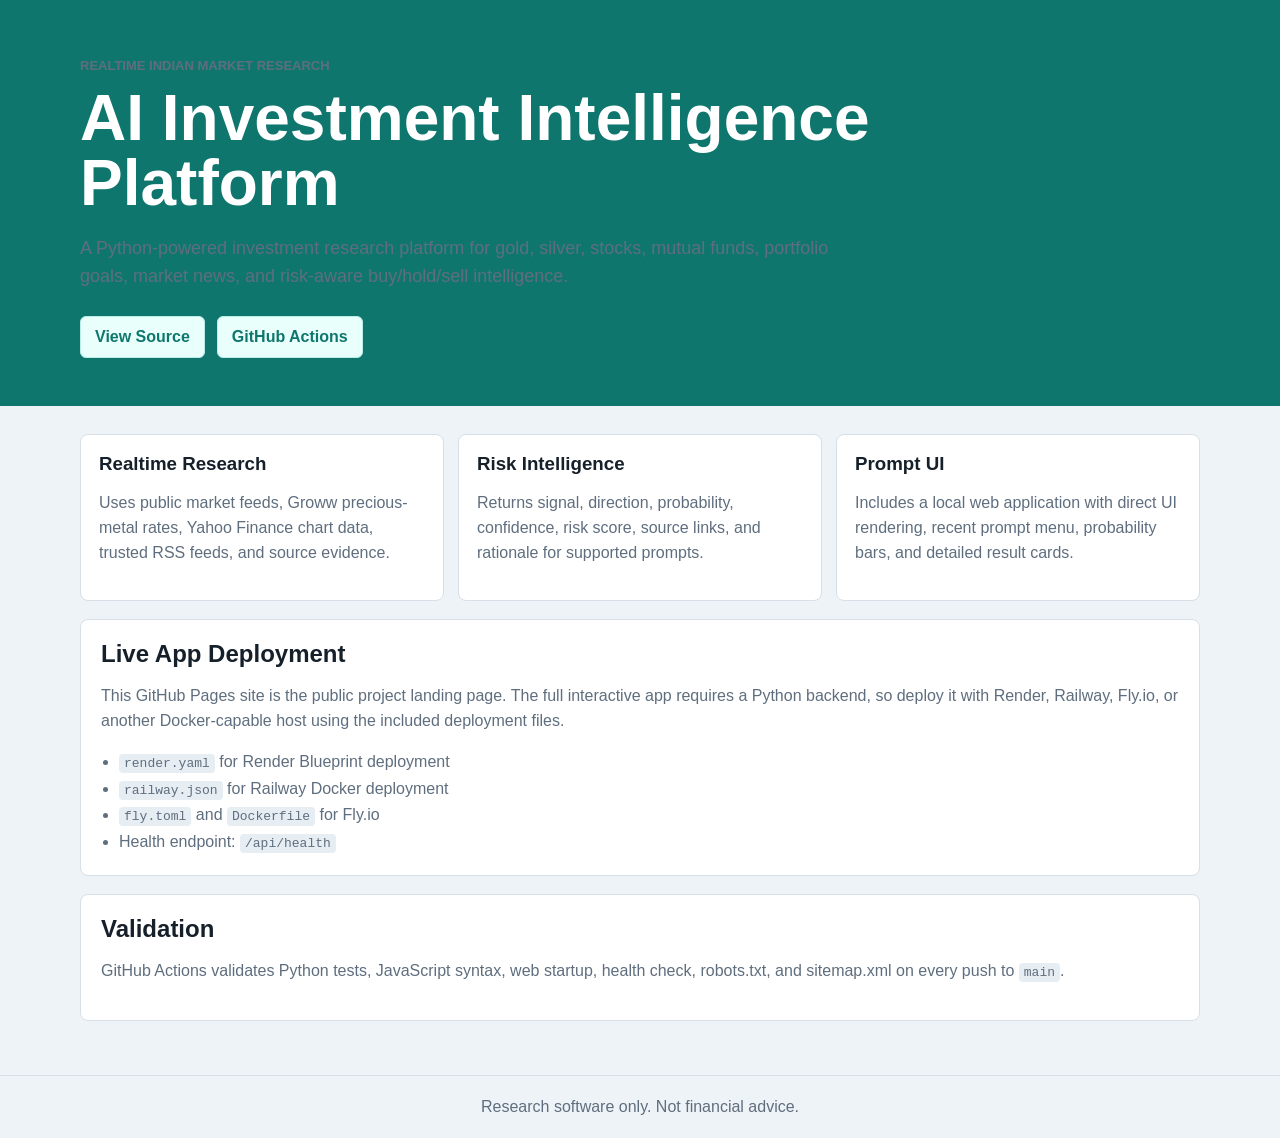
<file: docs/index.html>
<!doctype html>
<html lang="en">
<head>
  <meta charset="utf-8">
  <meta name="viewport" content="width=device-width, initial-scale=1">
  <meta name="description" content="AI Investment Intelligence Platform for realtime Indian market research, risk analysis, gold and silver rates, stock screening, and investment intelligence.">
  <title>AI Investment Intelligence Platform</title>
  <style>
    :root {
      --bg: #eef3f7;
      --ink: #16202a;
      --muted: #5f6e7e;
      --line: #d7e0e8;
      --panel: #ffffff;
      --teal: #0f766e;
      --blue: #1d4ed8;
    }
    * { box-sizing: border-box; }
    body {
      margin: 0;
      font-family: "Segoe UI", Arial, sans-serif;
      color: var(--ink);
      background: var(--bg);
    }
    header {
      color: #fff;
      background: var(--teal);
      padding: 56px 22px 48px;
    }
    .wrap {
      width: min(1120px, calc(100% - 32px));
      margin: 0 auto;
    }
    .eyebrow {
      margin: 0 0 10px;
      font-size: 13px;
      font-weight: 700;
      text-transform: uppercase;
    }
    h1 {
      max-width: 820px;
      margin: 0;
      font-size: clamp(34px, 6vw, 64px);
      line-height: 1.02;
    }
    .lead {
      max-width: 760px;
      margin: 18px 0 0;
      font-size: 18px;
      line-height: 1.55;
    }
    .actions {
      display: flex;
      gap: 12px;
      flex-wrap: wrap;
      margin-top: 26px;
    }
    a.button {
      display: inline-flex;
      align-items: center;
      min-height: 42px;
      padding: 10px 14px;
      color: var(--teal);
      background: #e8fffb;
      border: 1px solid #b9ede6;
      border-radius: 6px;
      font-weight: 800;
      text-decoration: none;
    }
    main {
      padding: 28px 0 54px;
    }
    .grid {
      display: grid;
      grid-template-columns: repeat(3, 1fr);
      gap: 14px;
    }
    .card {
      background: var(--panel);
      border: 1px solid var(--line);
      border-radius: 8px;
      padding: 18px;
    }
    h2, h3 {
      margin: 0 0 10px;
    }
    p {
      color: var(--muted);
      line-height: 1.55;
    }
    ul {
      margin: 10px 0 0 18px;
      padding: 0;
      color: var(--muted);
      line-height: 1.65;
    }
    code {
      padding: 2px 5px;
      background: #e6edf3;
      border-radius: 4px;
    }
    .band {
      margin-top: 18px;
      background: var(--panel);
      border: 1px solid var(--line);
      border-radius: 8px;
      padding: 20px;
    }
    .links a {
      color: var(--blue);
      font-weight: 800;
    }
    footer {
      padding: 22px;
      color: var(--muted);
      text-align: center;
      border-top: 1px solid var(--line);
    }
    @media (max-width: 800px) {
      .grid { grid-template-columns: 1fr; }
      header { padding-top: 38px; }
    }
  </style>
</head>
<body>
  <header>
    <div class="wrap">
      <p class="eyebrow">Realtime Indian Market Research</p>
      <h1>AI Investment Intelligence Platform</h1>
      <p class="lead">A Python-powered investment research platform for gold, silver, stocks, mutual funds, portfolio goals, market news, and risk-aware buy/hold/sell intelligence.</p>
      <div class="actions">
        <a class="button" href="https://github.com/Vampire010/ai-investment-intelligence-platform">View Source</a>
        <a class="button" href="https://github.com/Vampire010/ai-investment-intelligence-platform/actions">GitHub Actions</a>
      </div>
    </div>
  </header>

  <main>
    <div class="wrap">
      <section class="grid" aria-label="Platform features">
        <article class="card">
          <h3>Realtime Research</h3>
          <p>Uses public market feeds, Groww precious-metal rates, Yahoo Finance chart data, trusted RSS feeds, and source evidence.</p>
        </article>
        <article class="card">
          <h3>Risk Intelligence</h3>
          <p>Returns signal, direction, probability, confidence, risk score, source links, and rationale for supported prompts.</p>
        </article>
        <article class="card">
          <h3>Prompt UI</h3>
          <p>Includes a local web application with direct UI rendering, recent prompt menu, probability bars, and detailed result cards.</p>
        </article>
      </section>

      <section class="band">
        <h2>Live App Deployment</h2>
        <p>This GitHub Pages site is the public project landing page. The full interactive app requires a Python backend, so deploy it with Render, Railway, Fly.io, or another Docker-capable host using the included deployment files.</p>
        <ul>
          <li><code>render.yaml</code> for Render Blueprint deployment</li>
          <li><code>railway.json</code> for Railway Docker deployment</li>
          <li><code>fly.toml</code> and <code>Dockerfile</code> for Fly.io</li>
          <li>Health endpoint: <code>/api/health</code></li>
        </ul>
      </section>

      <section class="band links">
        <h2>Validation</h2>
        <p>GitHub Actions validates Python tests, JavaScript syntax, web startup, health check, robots.txt, and sitemap.xml on every push to <code>main</code>.</p>
      </section>
    </div>
  </main>

  <footer>
    Research software only. Not financial advice.
  </footer>
</body>
</html>
</file>
